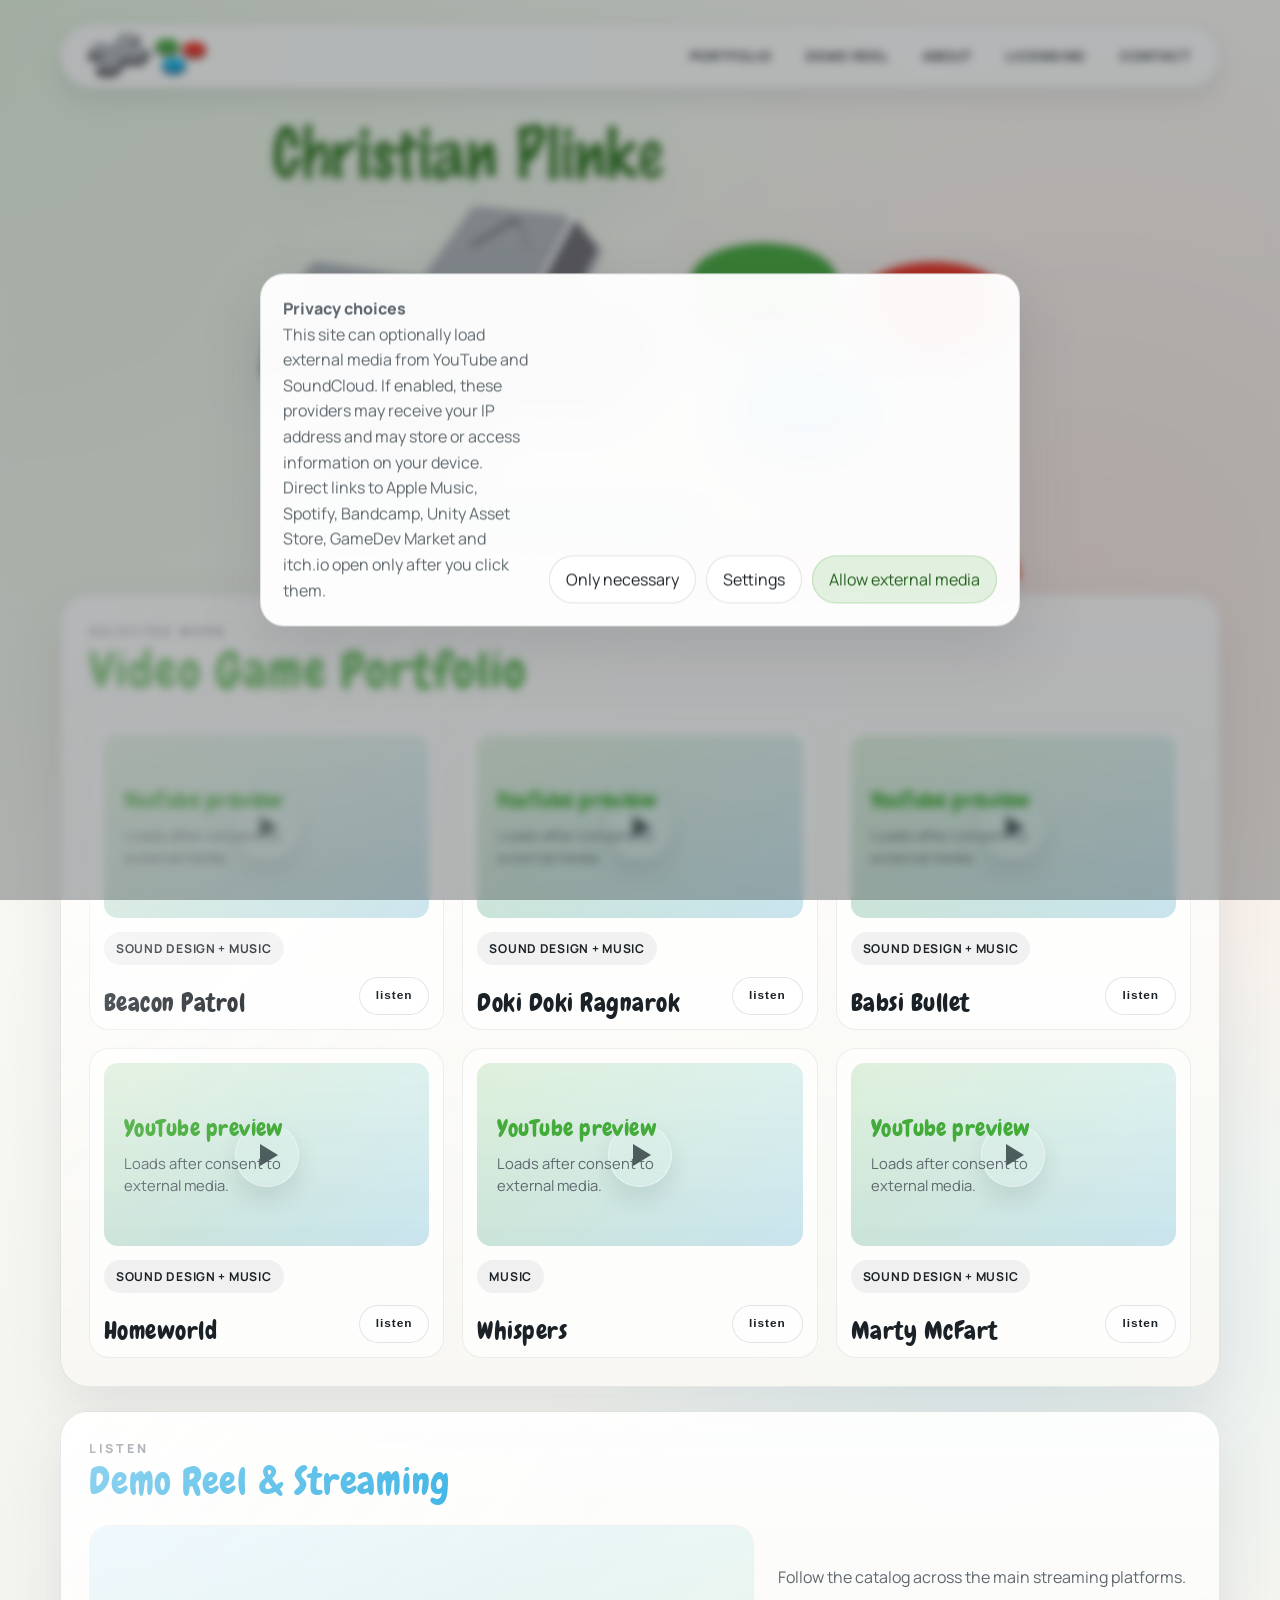
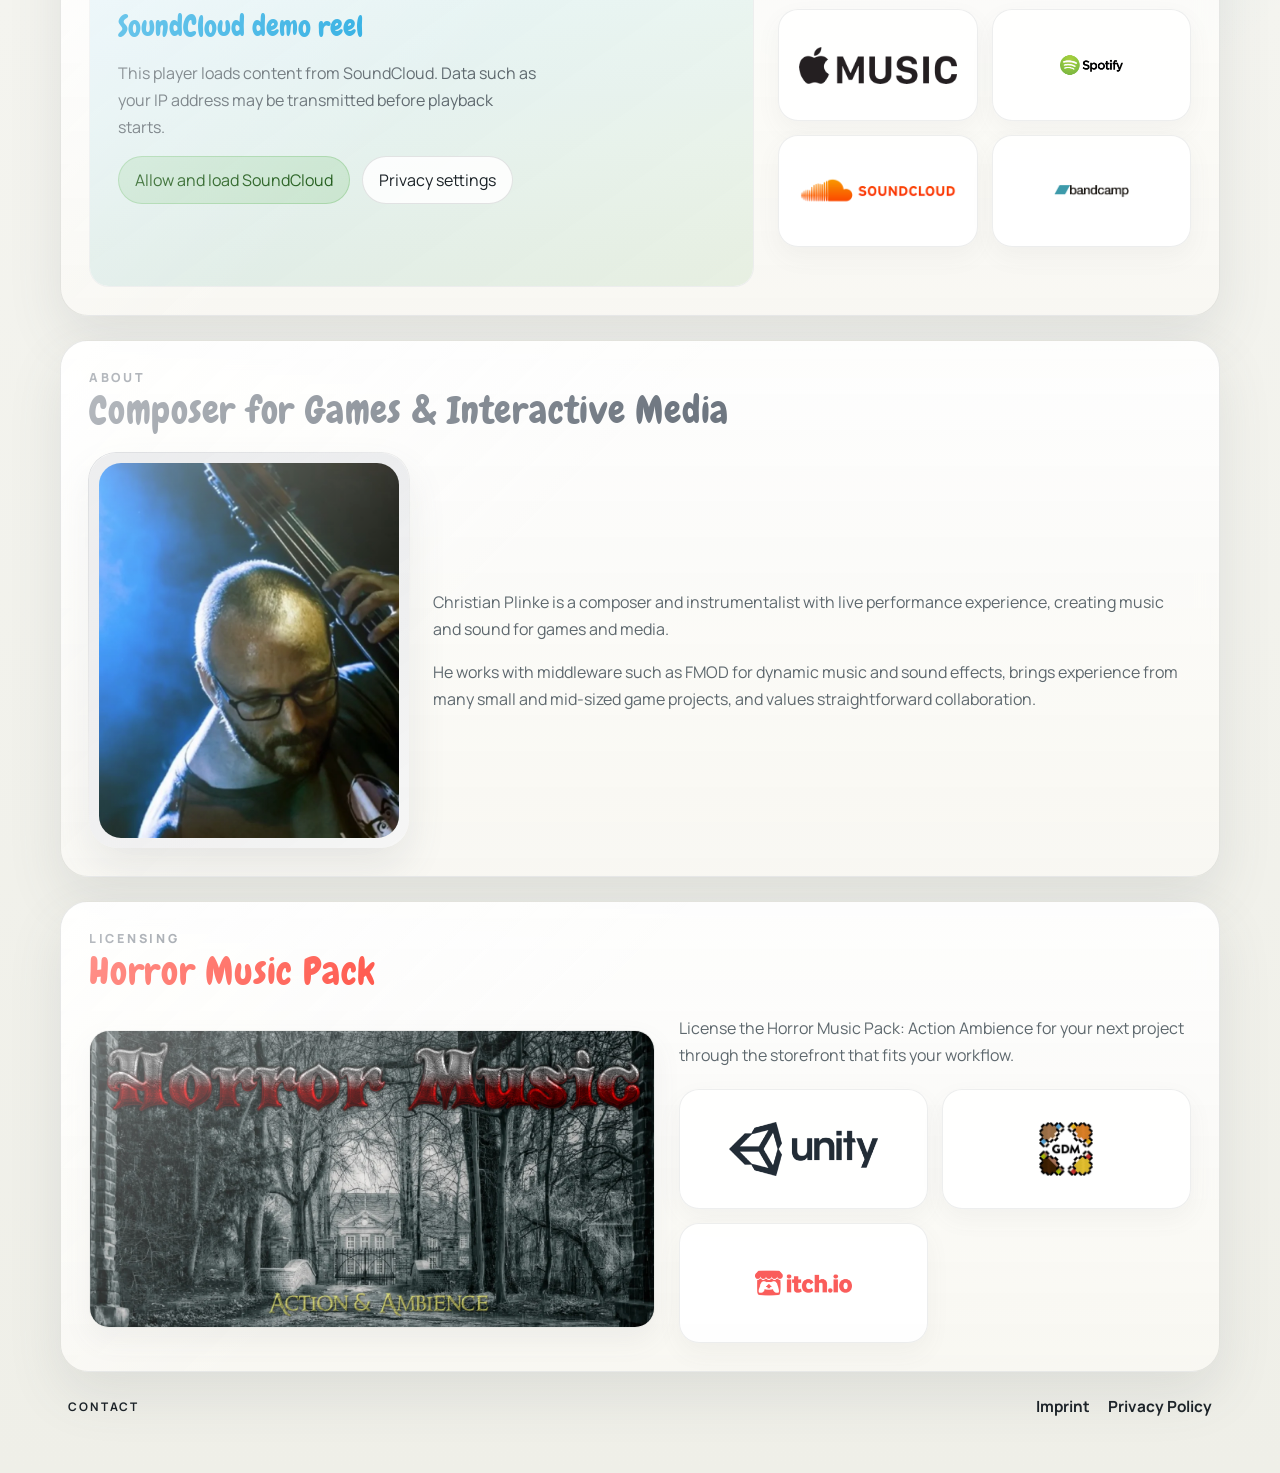
<file: index.html>
<!DOCTYPE html>
<html lang="en">

<head>
    <meta charset="UTF-8" />
    <meta name="viewport" content="width=device-width, initial-scale=1.0" />
    <title>Christian Plinke | Composer &amp; Sound Designer</title>
    <meta name="description"
        content="Portfolio, demo reel, streaming links, and licensing information for Christian Plinke, composer and sound designer for games and media." />
    <link rel="icon" type="image/png" href="img/FaviconLogo.png" />
    <link rel="stylesheet" href="style.css" />
    <script src="consent.js" defer></script>
</head>

<body>
    <div class="page-shell">
        <nav class="site-nav" aria-label="Main navigation" data-site-nav>
            <a class="site-nav-brand" href="#top"><img id="header-logo" src="./img/SVGLogo.svg" alt=""></a>
            <button class="site-nav-toggle" type="button" aria-expanded="false" aria-controls="site-nav-links"
                aria-label="Toggle navigation" data-nav-toggle>
                <span></span>
                <span></span>
                <span></span>
            </button>
            <div class="site-nav-links" id="site-nav-links" data-nav-links>
                <a href="#portfolio">Portfolio</a>
                <a href="#audio">Demo Reel</a>
                <a href="#about">About</a>
                <a href="#licensing">Licensing</a>
                <a href="mailto:christian@christianplinke.com">Contact</a>
            </div>
        </nav>

        <header class="site-header">
            <img id="top" class="site-logo" src="img/400PngdpiLogoCropped.png"
                alt="Christian Plinke, Composer and Sound Designer for Games and Media" />
        </header>

        <main class="content">
            <section id="portfolio" class="panel panel-portfolio" aria-labelledby="portfolio-title">
                <div class="section-heading">
                    <p class="eyebrow">Selected Work</p>
                    <h1 id="portfolio-title">Video Game Portfolio</h1>
                </div>

                <div class="video-grid">
                    <article class="video-card">
                        <a class="video-card-link" href="https://www.youtube.com/watch?v=Qc8HZJcRIR0" target="_blank"
                            rel="noreferrer">
                            <div class="media-preview" data-consent-thumbnail-wrapper>
                                <img data-consent-thumbnail data-src="https://i.ytimg.com/vi/Qc8HZJcRIR0/hqdefault.jpg"
                                    alt="Beacon Patrol video thumbnail" loading="lazy" />
                                <span class="video-preview-badge" aria-hidden="true">
                                    <span class="video-preview-triangle"></span>
                                </span>
                                <span class="media-preview-placeholder">
                                    <strong>YouTube preview</strong>
                                    <span>Loads after consent to external media.</span>
                                </span>
                            </div>
                            <span class="video-role">Sound Design + Music</span>
                        </a>
                        <div class="video-card-footer">
                            <a href="https://beaconpatrol.com/" target="_blank"><h2>Beacon Patrol</h2></a>
                            <button class="portfolio-audio-button" type="button"
                                aria-label="Play audio preview for Beacon Patrol" data-audio-trigger
                                data-audio-title="Beacon Patrol" data-audio-src="music/beacon-music.mp3">
                                listen
                            </button>
                        </div>
                    </article>

                    <article class="video-card">
                        <a class="video-card-link" href="https://www.youtube.com/watch?v=RtC1tQ2wRgI" target="_blank"
                            rel="noreferrer">
                            <div class="media-preview" data-consent-thumbnail-wrapper>
                                <img data-consent-thumbnail data-src="https://i.ytimg.com/vi/RtC1tQ2wRgI/hqdefault.jpg"
                                    alt="Doki Doki Ragnarok video thumbnail" loading="lazy" />
                                <span class="video-preview-badge" aria-hidden="true">
                                    <span class="video-preview-triangle"></span>
                                </span>
                                <span class="media-preview-placeholder">
                                    <strong>YouTube preview</strong>
                                    <span>Loads after consent to external media.</span>
                                </span>
                            </div>
                            <span class="video-role">Sound Design + Music</span>
                        </a>
                        <div class="video-card-footer">
                            <a href="https://dokidokiragnarok.com/" target="_blank" rel="noopener noreferrer"><h2>Doki Doki Ragnarok</h2></a>
                            <button class="portfolio-audio-button" type="button"
                                aria-label="Play audio preview for Doki Doki Ragnarok" data-audio-trigger
                                data-audio-title="Doki Doki Ragnarok"
                                data-audio-src="music/doki-soundtrack-preview.mp3">
                                listen
                            </button>
                        </div>
                    </article>

                    <article class="video-card">
                        <a class="video-card-link" href="https://www.youtube.com/watch?v=MSeIjP5s7lY" target="_blank"
                            rel="noreferrer">
                            <div class="media-preview" data-consent-thumbnail-wrapper>
                                <img data-consent-thumbnail data-src="https://i.ytimg.com/vi/MSeIjP5s7lY/hqdefault.jpg"
                                    alt="Babsi Bullet video thumbnail" loading="lazy" />
                                <span class="video-preview-badge" aria-hidden="true">
                                    <span class="video-preview-triangle"></span>
                                </span>
                                <span class="media-preview-placeholder">
                                    <strong>YouTube preview</strong>
                                    <span>Loads after consent to external media.</span>
                                </span>
                            </div>
                            <span class="video-role">Sound Design + Music</span>
                        </a>
                        <div class="video-card-footer">
                            <a href="https://gamecity-hamburg.de/de/projects/babsi-bullet/" target="_blank" rel="noopener noreferrer"><h2>Babsi Bullet</h2></a>
                            <button class="portfolio-audio-button" type="button"
                                aria-label="Play audio preview for Babsi Bullet" data-audio-trigger
                                data-audio-title="Babsi Bullet" data-audio-src="music/babsi-music.mp3">
                                listen
                            </button>
                        </div>
                    </article>

                    <article class="video-card">
                        <a class="video-card-link" href="https://www.youtube.com/watch?v=vPbTqoWNFvA" target="_blank"
                            rel="noreferrer">
                            <div class="media-preview" data-consent-thumbnail-wrapper>
                                <img data-consent-thumbnail data-src="https://i.ytimg.com/vi/vPbTqoWNFvA/hqdefault.jpg"
                                    alt="Homeworld video thumbnail" loading="lazy" />
                                <span class="video-preview-badge" aria-hidden="true">
                                    <span class="video-preview-triangle"></span>
                                </span>
                                <span class="media-preview-placeholder">
                                    <strong>YouTube preview</strong>
                                    <span>Loads after consent to external media.</span>
                                </span>
                            </div>
                            <span class="video-role">Sound Design + Music</span>
                        </a>
                        <div class="video-card-footer">
                            <a href="https://brutalhack.itch.io/ggj19" target="_blank" rel="noopener noreferrer"><h2>Homeworld</h2></a>
                            <button class="portfolio-audio-button" type="button"
                                aria-label="Play audio preview for Homeworld" data-audio-trigger
                                data-audio-title="Homeworld" data-audio-src="music/homeworld-music.mp3">
                                listen
                            </button>
                        </div>
                    </article>

                    <article class="video-card">
                        <a class="video-card-link" href="https://www.youtube.com/watch?v=9is7dzOLgsQ" target="_blank"
                            rel="noreferrer">
                            <div class="media-preview" data-consent-thumbnail-wrapper>
                                <img data-consent-thumbnail data-src="https://i.ytimg.com/vi/9is7dzOLgsQ/hqdefault.jpg"
                                    alt="Whispers video thumbnail" loading="lazy" />
                                <span class="video-preview-badge" aria-hidden="true">
                                    <span class="video-preview-triangle"></span>
                                </span>
                                <span class="media-preview-placeholder">
                                    <strong>YouTube preview</strong>
                                    <span>Loads after consent to external media.</span>
                                </span>
                            </div>
                            <span class="video-role">Music</span>
                        </a>
                        <div class="video-card-footer">
                            <a href="https://brutalhack.itch.io/ggj20" target="_blank" rel="noopener noreferrer"><h2>Whispers</h2></a>  
                            <button class="portfolio-audio-button" type="button"
                                aria-label="Play audio preview for Whispers" data-audio-trigger
                                data-audio-title="Whispers" data-audio-src="music/whispers-music.mp3">
                                listen
                            </button>
                        </div>
                    </article>

                    <article class="video-card">
                        <a class="video-card-link" href="https://www.youtube.com/watch?v=vlJD8-f_Gtw" target="_blank"
                            rel="noreferrer">
                            <div class="media-preview" data-consent-thumbnail-wrapper>
                                <img data-consent-thumbnail data-src="https://i.ytimg.com/vi/vlJD8-f_Gtw/hqdefault.jpg"
                                    alt="Marty McFart video thumbnail" loading="lazy" />
                                <span class="video-preview-badge" aria-hidden="true">
                                    <span class="video-preview-triangle"></span>
                                </span>
                                <span class="media-preview-placeholder">
                                    <strong>YouTube preview</strong>
                                    <span>Loads after consent to external media.</span>
                                </span>
                            </div>
                            <span class="video-role">Sound Design + Music</span>
                        </a>
                        <div class="video-card-footer">
                            <a href="https://team-marty.itch.io/marty-mcfart" target="_blank" rel="noopener noreferrer"><h2>Marty McFart</h2></a>
                            <button class="portfolio-audio-button" type="button"
                                aria-label="Play audio preview for Marty McFart" data-audio-trigger
                                data-audio-title="Marty McFart" data-audio-src="music/marty-music.mp3">
                                listen
                            </button>
                        </div>
                    </article>
                </div>
                <audio data-portfolio-audio-player preload="none"></audio>
            </section>

            <section id="audio" class="panel panel-audio" aria-labelledby="audio-title">
                <div class="section-heading">
                    <p class="eyebrow">Listen</p>
                    <h2 id="audio-title">Demo Reel &amp; Streaming</h2>
                </div>

                <div class="audio-layout">
                    <div class="player-wrap">
                        <div class="external-embed" data-consent-embed>
                            <div class="external-embed-placeholder">
                                <p class="embed-title">SoundCloud demo reel</p>
                                <p class="embed-copy">
                                    This player loads content from SoundCloud. Data such as your IP address may be
                                    transmitted before playback starts.
                                </p>
                                <div class="embed-actions">
                                    <button class="consent-button consent-button-primary" type="button"
                                        data-consent-inline-enable="externalMedia">
                                        Allow and load SoundCloud
                                    </button>
                                    <button class="consent-button consent-button-secondary" type="button"
                                        data-open-consent>
                                        Privacy settings
                                    </button>
                                </div>
                            </div>
                            <iframe title="SoundCloud demo reel playlist" class="soundcloud-player" scrolling="no"
                                frameborder="no" allow="autoplay" data-consent-iframe
                                data-src="https://w.soundcloud.com/player/?url=https%3A//soundcloud.com/plinke-music/sets/game-music&amp;color=%2324aae1&amp;auto_play=false&amp;hide_related=false&amp;show_comments=false&amp;show_user=true&amp;show_reposts=false&amp;show_teaser=true&amp;visual=true"></iframe>
                        </div>
                    </div>

                    <div class="streaming-block">
                        <p class="section-copy">
                            Follow the catalog across the main streaming platforms.
                        </p>
                        <div class="logo-links">
                            <a class="logo-link"
                                href="https://music.apple.com/de/album/horror-music-action-ambience/1576198901"
                                target="_blank" rel="noreferrer" aria-label="Open Apple Music">
                                <img src="img/music-streaming/apple_music-428.webp" alt="Apple Music" />
                            </a>
                            <a class="logo-link"
                                href="https://open.spotify.com/artist/518PNsq61jrjk72RF4E73x?si=yzvKvoFpQf2XvGxcVJvLEA&amp;dl_branch=1"
                                target="_blank" rel="noreferrer" aria-label="Open Spotify">
                                <img src="img/music-streaming/spotify-488.webp" alt="Spotify" />
                            </a>
                            <a class="logo-link" href="https://soundcloud.com/plinke-music" target="_blank"
                                rel="noreferrer" aria-label="Open SoundCloud">
                                <img src="img/music-streaming/soundcloud.webp" alt="SoundCloud" />
                            </a>
                            <a class="logo-link" href="https://christianplinke.bandcamp.com/" target="_blank"
                                rel="noreferrer" aria-label="Open Bandcamp">
                                <img src="img/music-streaming/bandcamp-logo-636-1.webp" alt="Bandcamp" />
                            </a>
                        </div>
                    </div>
                </div>
            </section>

            <section id="about" class="panel panel-about" aria-labelledby="about-title">
                <div class="section-heading">
                    <p class="eyebrow">About</p>
                    <h2 id="about-title">Composer for Games &amp; Interactive Media</h2>
                </div>

                <div class="about-layout">
                    <div class="profile-frame">
                        <img src="img/profilbild.webp" alt="Portrait of Christian Plinke" />
                    </div>

                    <div class="about-copy">
                        <p>
                            Christian Plinke is a composer and instrumentalist with live
                            performance experience, creating music and sound for games and
                            media.
                        </p>
                        <p>
                            He works with middleware such as FMOD for dynamic music and
                            sound effects, brings experience from many small and mid-sized
                            game projects, and values straightforward collaboration.
                        </p>
                    </div>
                </div>
            </section>

            <section id="licensing" class="panel panel-pack" aria-labelledby="pack-title">
                <div class="section-heading">
                    <p class="eyebrow">Licensing</p>
                    <h2 id="pack-title">Horror Music Pack</h2>
                </div>

                <div class="pack-layout">
                    <div class="pack-art">
                        <img src="img/horror-1200x630-1456.webp"
                            alt="Artwork for the Horror Music Pack Action Ambience" />
                    </div>

                    <div class="pack-copy">
                        <p class="section-copy">
                            License the Horror Music Pack: Action Ambience for your next
                            project through the storefront that fits your workflow.
                        </p>

                        <div class="logo-links shop-links">
                            <a class="logo-link"
                                href="https://assetstore.unity.com/packages/audio/music/horror-music-pack-action-ambience-199250"
                                target="_blank" rel="noreferrer" aria-label="Open Unity Asset Store">
                                <img src="img/shops/unity-566.webp" alt="Unity Asset Store" />
                            </a>
                            <a class="logo-link"
                                href="https://www.gamedevmarket.net/asset/horror-music-pack-action-ambience/"
                                target="_blank" rel="noreferrer" aria-label="Open GameDev Market">
                                <img src="img/shops/gdm-450.webp" alt="GameDev Market" />
                            </a>
                            <a class="logo-link" href="https://otschop.itch.io/horror-music-pack-action-ambience"
                                target="_blank" rel="noreferrer" aria-label="Open itch.io">
                                <img src="img/shops/itch-660.webp" alt="itch.io" />
                            </a>
                        </div>
                    </div>
                </div>
            </section>
        </main>

        <footer id="contact" class="site-footer">
            <p><a href="mailto:info@christian-plinke.de">contact</a></p>
            <div class="footer-actions">
                <a href="impressum.html">Imprint</a>
                <a href="datenschutz.html">Privacy Policy</a>
                
            </div>
        </footer>
    </div>

    <button class="privacy-settings-fab is-hidden" type="button" data-open-consent>
        Privacy settings
    </button>

    <aside class="consent-banner is-hidden" data-consent-banner aria-label="Cookie and privacy preferences">
        <div class="consent-banner-copy">
            <p class="consent-banner-title">Privacy choices</p>
            <p>
                This site can optionally load external media from YouTube and SoundCloud. If enabled, these providers
                may receive your IP address and may store or access information on your device. Direct links to Apple
                Music, Spotify, Bandcamp, Unity Asset Store, GameDev Market and itch.io open only after you click
                them.
            </p>
        </div>
        <div class="consent-banner-actions">
            <button class="consent-button consent-button-secondary" type="button" data-consent-action="reject">
                Only necessary
            </button>
            <button class="consent-button consent-button-secondary" type="button" data-consent-action="open-settings">
                Settings
            </button>
            <button class="consent-button consent-button-primary" type="button" data-consent-action="accept">
                Allow external media
            </button>
        </div>
    </aside>

    <div class="consent-backdrop is-hidden" data-consent-backdrop></div>

    <aside class="consent-panel is-hidden" data-consent-panel role="dialog" aria-modal="true"
        aria-labelledby="consent-panel-title">
        <div class="consent-panel-header">
            <div>
                <p class="consent-panel-eyebrow">Consent</p>
                <h2 id="consent-panel-title">Privacy settings</h2>
            </div>
            <button class="consent-close" type="button" aria-label="Close privacy settings" data-close-consent>
                ×
            </button>
        </div>

        <p class="consent-panel-text">
            Necessary storage is used only to remember your privacy choice in this browser. Optional external media can
            load preview images from YouTube and the SoundCloud player.
        </p>

        <div class="consent-option consent-option-locked">
            <div>
                <p class="consent-option-title">Necessary storage</p>
                <p class="consent-option-text">
                    Saves your consent decision locally so the site can remember it.
                </p>
            </div>
            <span class="consent-badge">Always active</span>
        </div>

        <label class="consent-option" for="consent-external-media">
            <div>
                <p class="consent-option-title">External media</p>
                <p class="consent-option-text">
                    YouTube preview images and SoundCloud embeds. Enabling this may transfer data to Google/YouTube and
                    SoundCloud before you actively play or open the content.
                </p>
            </div>
            <input id="consent-external-media" type="checkbox" data-consent-toggle="externalMedia" />
        </label>

        <div class="consent-panel-actions">
            <button class="consent-button consent-button-secondary" type="button" data-consent-action="reject">
                Only necessary
            </button>
            <button class="consent-button consent-button-primary" type="button" data-consent-action="save">
                Save selection
            </button>
        </div>
    </aside>

    <script>
        (() => {
            const nav = document.querySelector("[data-site-nav]");
            const toggle = document.querySelector("[data-nav-toggle]");
            const linksWrap = document.querySelector("[data-nav-links]");

            if (!nav || !toggle || !linksWrap) {
                return;
            }

            const closeMenu = () => {
                nav.classList.remove("is-open");
                toggle.setAttribute("aria-expanded", "false");
            };

            toggle.addEventListener("click", () => {
                const isOpen = nav.classList.toggle("is-open");
                toggle.setAttribute("aria-expanded", String(isOpen));
            });

            linksWrap.querySelectorAll("a").forEach((link) => {
                link.addEventListener("click", closeMenu);
            });

            window.addEventListener("resize", () => {
                if (window.innerWidth > 820) {
                    closeMenu();
                }
            });

            window.addEventListener("keydown", (event) => {
                if (event.key === "Escape") {
                    closeMenu();
                }
            });
        })();
    </script>
</body>

</html>
</file>
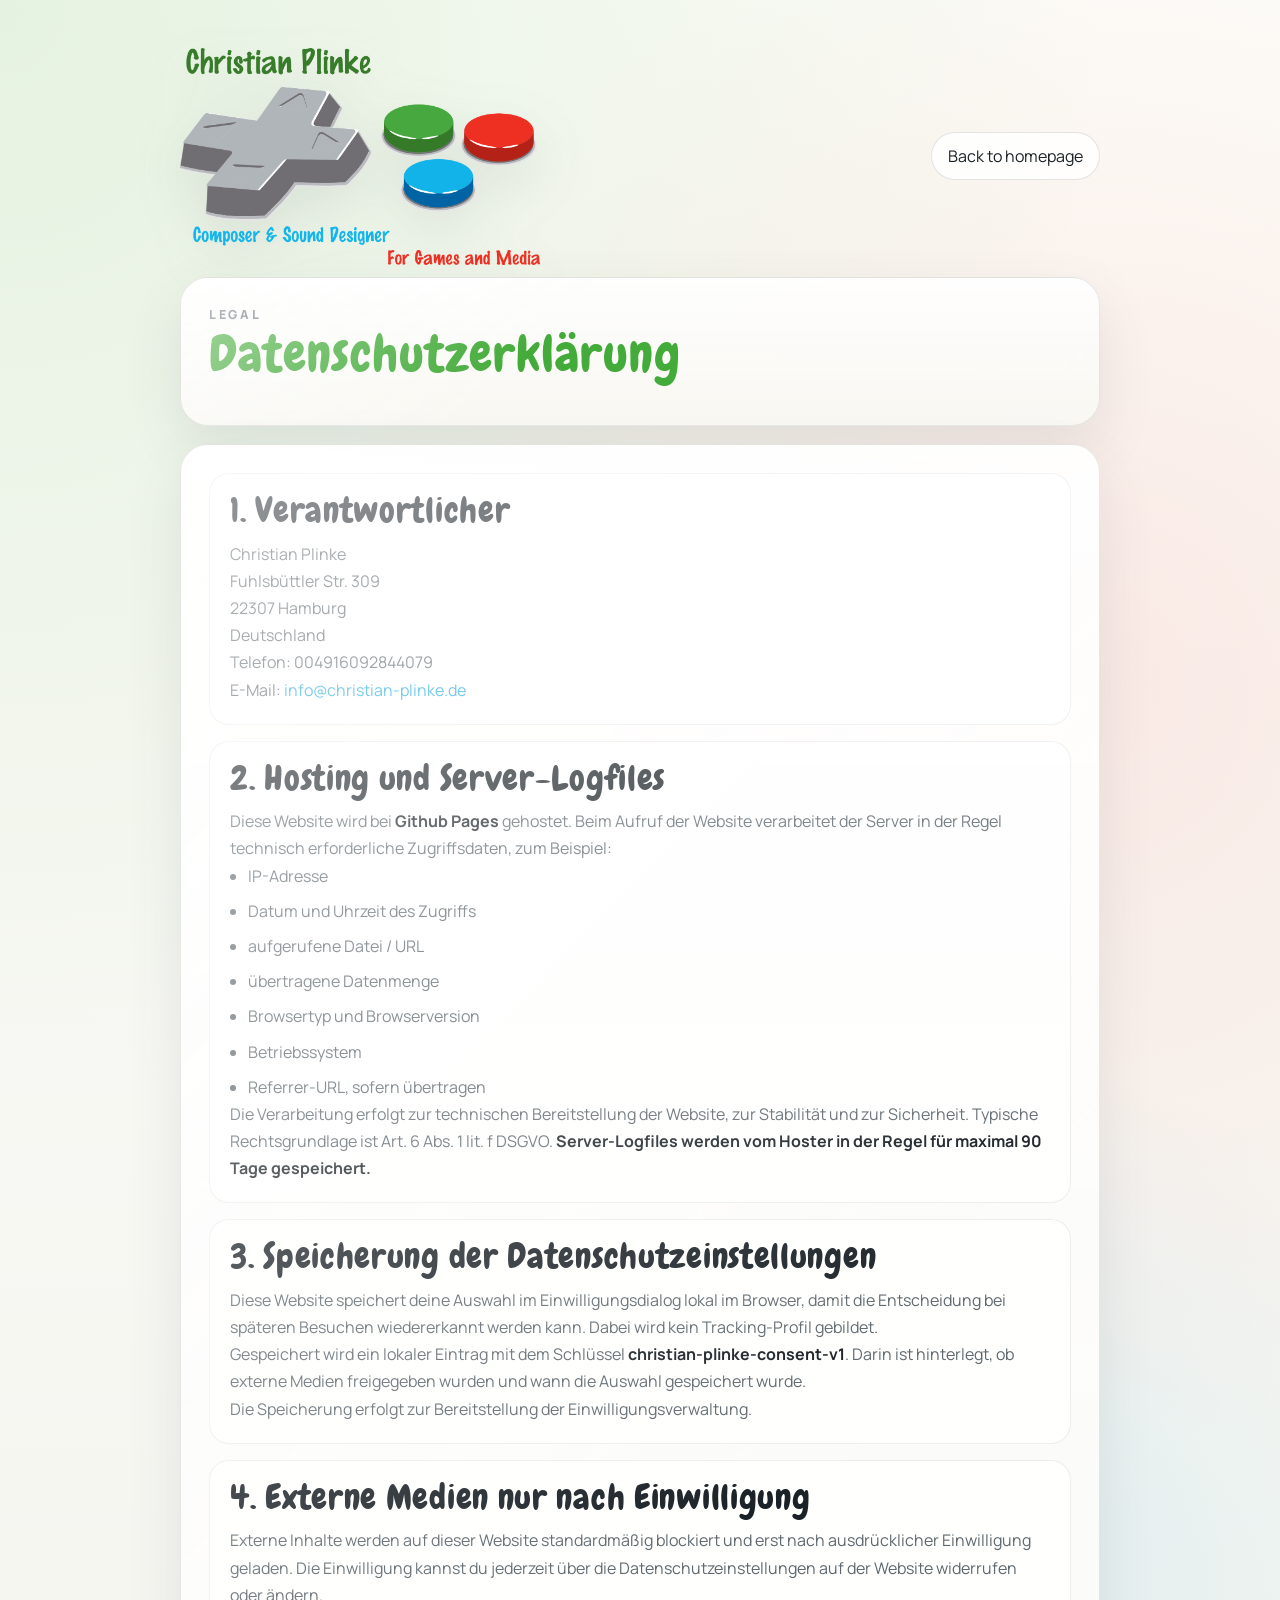
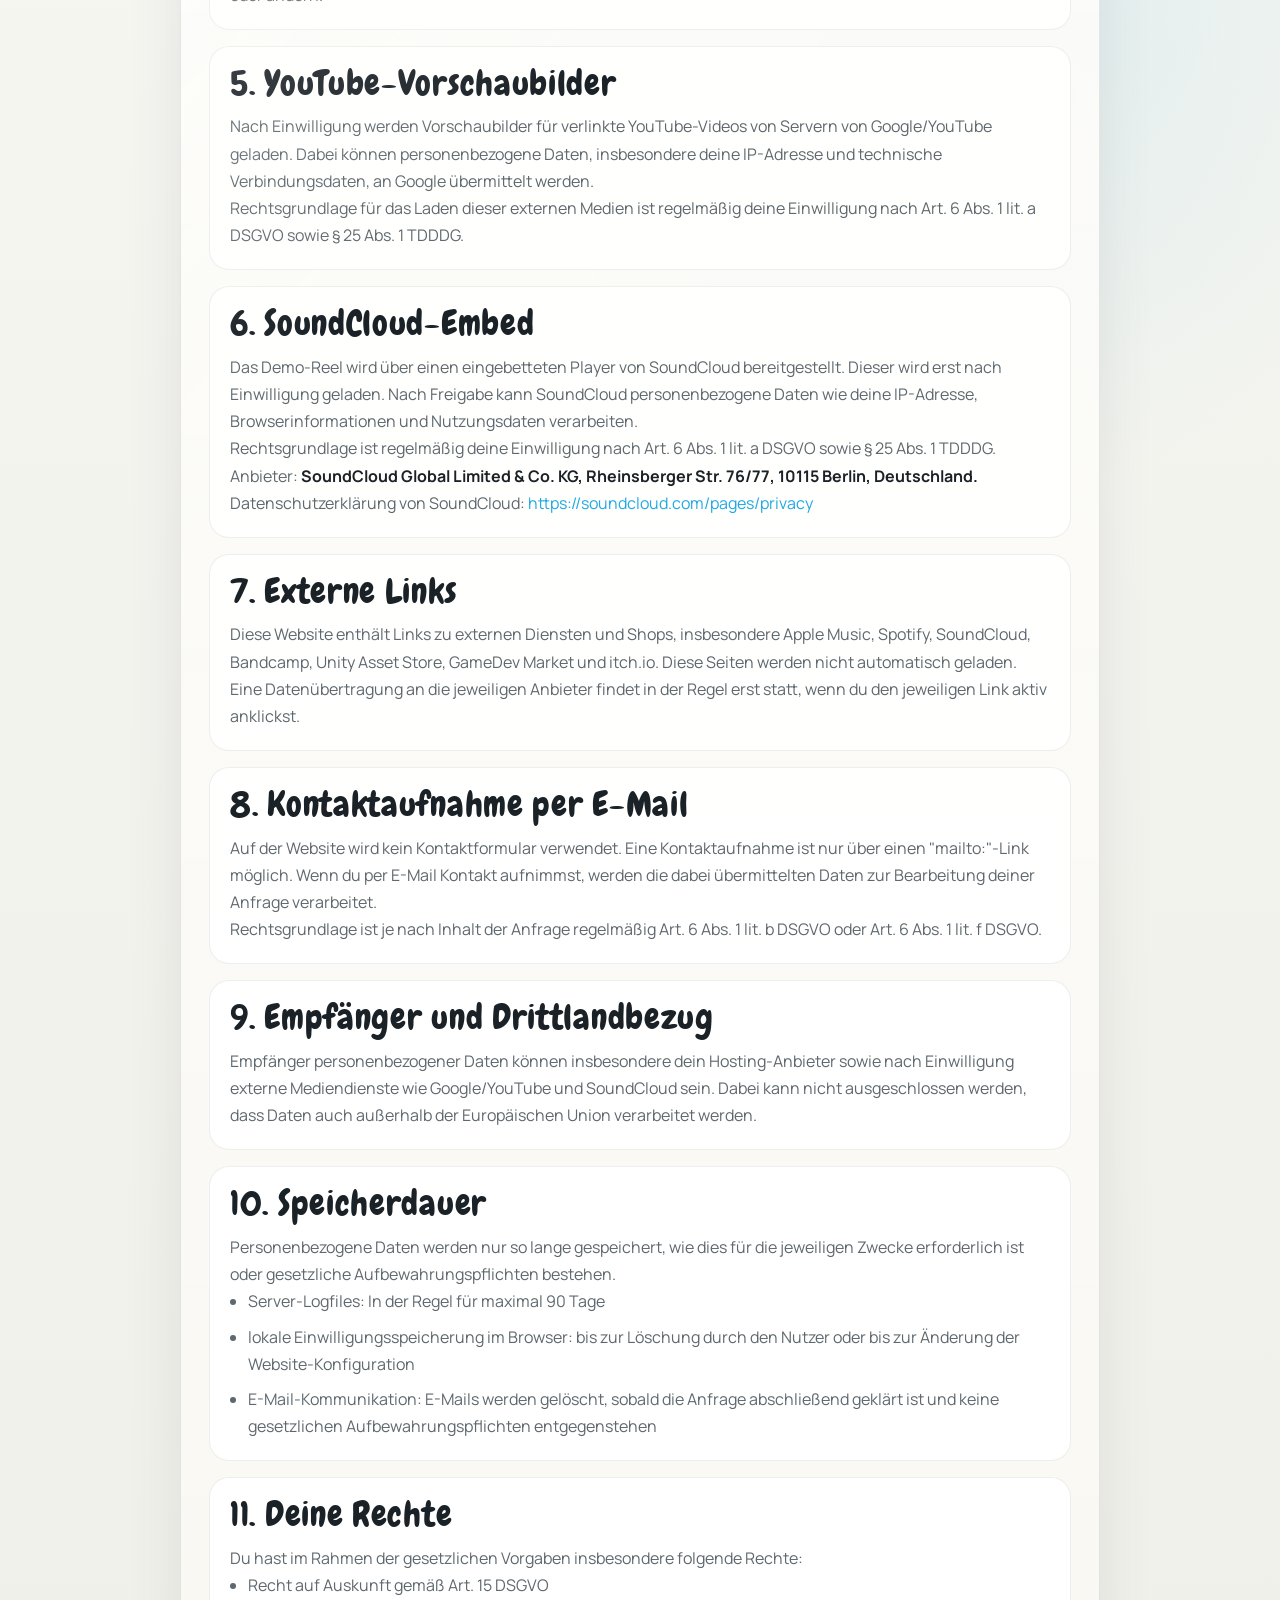
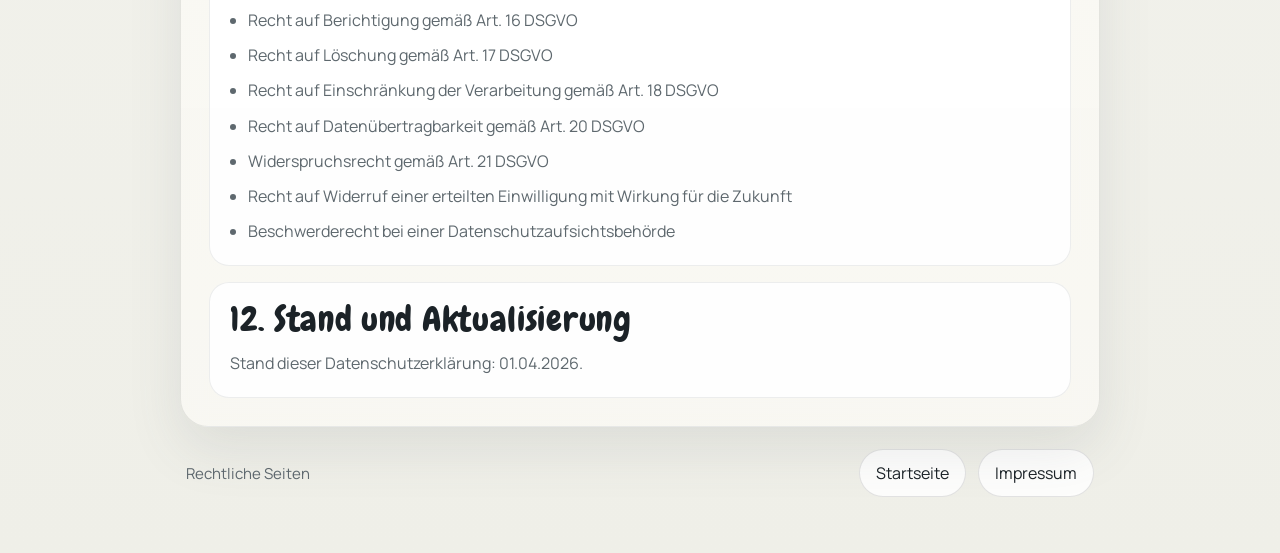
<file: datenschutz.html>
<!DOCTYPE html>
<html lang="de">

<head>
    <meta charset="UTF-8" />
    <meta name="viewport" content="width=device-width, initial-scale=1.0" />
    <title>Datenschutz | Christian Plinke</title>
    <meta name="description" content="Datenschutzerklärung für die Website von Christian Plinke." />
    <link rel="icon" type="image/png" href="img/FaviconLogo.png" />
    <link rel="stylesheet" href="datenschutz.css" />
</head>

<body>
    <div class="page-shell">
        <header class="site-header">
            <img class="site-logo" src="img/400PngdpiLogoCropped.png"
                alt="Christian Plinke, Composer and Sound Designer for Games and Media" />
            <a class="legal-back-link" href="index.html">Back to homepage</a>
        </header>

        <main class="content">
            <section class="panel" aria-labelledby="privacy-title">
                <div class="section-heading">
                    <p class="eyebrow">Legal</p>
                    <h1 id="privacy-title">Datenschutzerklärung</h1>
                </div>
            </section>

            <section class="panel legal-grid" aria-label="Datenschutz Angaben">
                <article class="legal-card">
                    <h2>1. Verantwortlicher</h2>
                    <p class="legal-note">
                        Christian Plinke<br />
                        Fuhlsbüttler Str. 309<br />
                        22307 Hamburg<br />
                        Deutschland
                    </p>
                    <p class="legal-note">
                        Telefon: 004916092844079<br />
                        E-Mail: <a class="legal-inline-link" href="mailto:info@christian-plinke.de">info@christian-plinke.de</a>
                    </p>
                </article>

                <article class="legal-card">
                    <h2>2. Hosting und Server-Logfiles</h2>
                    <p class="legal-note">
                        Diese Website wird bei <span class="legal-highlight">Github Pages</span>
                        gehostet. Beim Aufruf der Website verarbeitet der Server in der Regel technisch erforderliche
                        Zugriffsdaten, zum Beispiel:
                    </p>
                    <ul class="legal-list">
                        <li>IP-Adresse</li>
                        <li>Datum und Uhrzeit des Zugriffs</li>
                        <li>aufgerufene Datei / URL</li>
                        <li>übertragene Datenmenge</li>
                        <li>Browsertyp und Browserversion</li>
                        <li>Betriebssystem</li>
                        <li>Referrer-URL, sofern übertragen</li>
                    </ul>
                    <p class="legal-note">
                        Die Verarbeitung erfolgt zur technischen Bereitstellung der Website, zur Stabilität und zur
                        Sicherheit. Typische Rechtsgrundlage ist Art. 6 Abs. 1 lit. f DSGVO. <span class="legal-highlight">Server-Logfiles
                            werden vom Hoster in der Regel für maximal 90 Tage gespeichert.</span>
                    </p>
                </article>

                <article class="legal-card">
                    <h2>3. Speicherung der Datenschutzeinstellungen</h2>
                    <p class="legal-note">
                        Diese Website speichert deine Auswahl im Einwilligungsdialog lokal im Browser, damit die
                        Entscheidung bei späteren Besuchen wiedererkannt werden kann. Dabei wird kein Tracking-Profil
                        gebildet.
                    </p>
                    <p class="legal-note">
                        Gespeichert wird ein lokaler Eintrag mit dem Schlüssel
                        <span class="legal-highlight">christian-plinke-consent-v1</span>. Darin ist hinterlegt, ob
                        externe Medien freigegeben wurden und wann die Auswahl gespeichert wurde.
                    </p>
                    <p class="legal-note">
                        Die Speicherung erfolgt zur Bereitstellung der Einwilligungsverwaltung.
                    </p>
                </article>

                <article class="legal-card">
                    <h2>4. Externe Medien nur nach Einwilligung</h2>
                    <p class="legal-note">
                        Externe Inhalte werden auf dieser Website standardmäßig blockiert und erst nach ausdrücklicher
                        Einwilligung geladen. Die Einwilligung kannst du jederzeit über die
                        Datenschutzeinstellungen auf der Website widerrufen oder ändern.
                    </p>
                </article>

                <article class="legal-card">
                    <h2>5. YouTube-Vorschaubilder</h2>
                    <p class="legal-note">
                        Nach Einwilligung werden Vorschaubilder für verlinkte YouTube-Videos von Servern von
                        Google/YouTube geladen. Dabei können personenbezogene Daten, insbesondere deine IP-Adresse und
                        technische Verbindungsdaten, an Google übermittelt werden.
                    </p>
                    <p class="legal-note">
                        Rechtsgrundlage für das Laden dieser externen Medien ist regelmäßig deine Einwilligung nach Art.
                        6 Abs. 1 lit. a DSGVO sowie § 25 Abs. 1 TDDDG.
                    </p>
                </article>

                <article class="legal-card">
                    <h2>6. SoundCloud-Embed</h2>
                    <p class="legal-note">
                        Das Demo-Reel wird über einen eingebetteten Player von SoundCloud bereitgestellt. Dieser wird
                        erst nach Einwilligung geladen. Nach Freigabe kann SoundCloud personenbezogene Daten wie deine
                        IP-Adresse, Browserinformationen und Nutzungsdaten verarbeiten.
                    </p>
                    <p class="legal-note">
                        Rechtsgrundlage ist regelmäßig deine Einwilligung nach Art. 6 Abs. 1 lit. a DSGVO sowie § 25
                        Abs. 1 TDDDG.
                    </p>
                    <p class="legal-note">
                        Anbieter: <span class="legal-highlight">SoundCloud Global Limited &amp; Co. KG, Rheinsberger
                            Str. 76/77, 10115 Berlin, Deutschland.</span>
                        Datenschutzerklärung von SoundCloud:
                        <a class="legal-inline-link" href="https://soundcloud.com/pages/privacy" target="_blank"
                            rel="noopener noreferrer">https://soundcloud.com/pages/privacy</a>
                    </p>
                </article>

                <article class="legal-card">
                    <h2>7. Externe Links</h2>
                    <p class="legal-note">
                        Diese Website enthält Links zu externen Diensten und Shops, insbesondere Apple Music, Spotify,
                        SoundCloud, Bandcamp, Unity Asset Store, GameDev Market und itch.io. Diese Seiten werden nicht
                        automatisch geladen. Eine Datenübertragung an die jeweiligen Anbieter findet in der Regel erst
                        statt, wenn du den jeweiligen Link aktiv anklickst.
                    </p>
                </article>

                <article class="legal-card">
                    <h2>8. Kontaktaufnahme per E-Mail</h2>
                    <p class="legal-note">
                        Auf der Website wird kein Kontaktformular verwendet. Eine Kontaktaufnahme ist nur über einen
                        "mailto:"-Link möglich. Wenn du per E-Mail Kontakt aufnimmst, werden die dabei übermittelten
                        Daten zur Bearbeitung deiner Anfrage verarbeitet.
                    </p>
                    <p class="legal-note">
                        Rechtsgrundlage ist je nach Inhalt der Anfrage regelmäßig Art. 6 Abs. 1 lit. b DSGVO oder Art.
                        6 Abs. 1 lit. f DSGVO.
                    </p>
                </article>

                <article class="legal-card">
                    <h2>9. Empfänger und Drittlandbezug</h2>
                    <p class="legal-note">
                        Empfänger personenbezogener Daten können insbesondere dein Hosting-Anbieter sowie nach
                        Einwilligung externe Mediendienste wie Google/YouTube und SoundCloud sein. Dabei kann nicht
                        ausgeschlossen werden, dass Daten auch außerhalb der Europäischen Union verarbeitet werden.
                    </p>
                </article>

                <article class="legal-card">
                    <h2>10. Speicherdauer</h2>
                    <p class="legal-note">
                        Personenbezogene Daten werden nur so lange gespeichert, wie dies für die jeweiligen Zwecke
                        erforderlich ist oder gesetzliche Aufbewahrungspflichten bestehen.
                    </p>
                    <ul class="legal-list">
                        <li>Server-Logfiles: In der Regel für maximal 90 Tage</li>
                        <li>lokale Einwilligungsspeicherung im Browser: bis zur Löschung durch den Nutzer oder bis zur
                            Änderung der Website-Konfiguration</li>
                        <li>E-Mail-Kommunikation: E-Mails werden gelöscht, sobald die Anfrage abschließend geklärt ist
                            und keine gesetzlichen Aufbewahrungspflichten entgegenstehen</li>
                    </ul>
                </article>

                <article class="legal-card">
                    <h2>11. Deine Rechte</h2>
                    <p class="legal-note">
                        Du hast im Rahmen der gesetzlichen Vorgaben insbesondere folgende Rechte:
                    </p>
                    <ul class="legal-list">
                        <li>Recht auf Auskunft gemäß Art. 15 DSGVO</li>
                        <li>Recht auf Berichtigung gemäß Art. 16 DSGVO</li>
                        <li>Recht auf Löschung gemäß Art. 17 DSGVO</li>
                        <li>Recht auf Einschränkung der Verarbeitung gemäß Art. 18 DSGVO</li>
                        <li>Recht auf Datenübertragbarkeit gemäß Art. 20 DSGVO</li>
                        <li>Widerspruchsrecht gemäß Art. 21 DSGVO</li>
                        <li>Recht auf Widerruf einer erteilten Einwilligung mit Wirkung für die Zukunft</li>
                        <li>Beschwerderecht bei einer Datenschutzaufsichtsbehörde</li>
                    </ul>
                </article>

                <article class="legal-card">
                    <h2>12. Stand und Aktualisierung</h2>
                    <p class="legal-note">
                        Stand dieser Datenschutzerklärung: 01.04.2026.
                    </p>
                </article>
            </section>
        </main>

        <footer class="legal-footer">
            <p>Rechtliche Seiten</p>
            <nav class="legal-nav" aria-label="Rechtliche Navigation">
                <a href="index.html">Startseite</a>
                <a href="impressum.html">Impressum</a>
            </nav>
        </footer>
    </div>
</body>

</html>
</file>
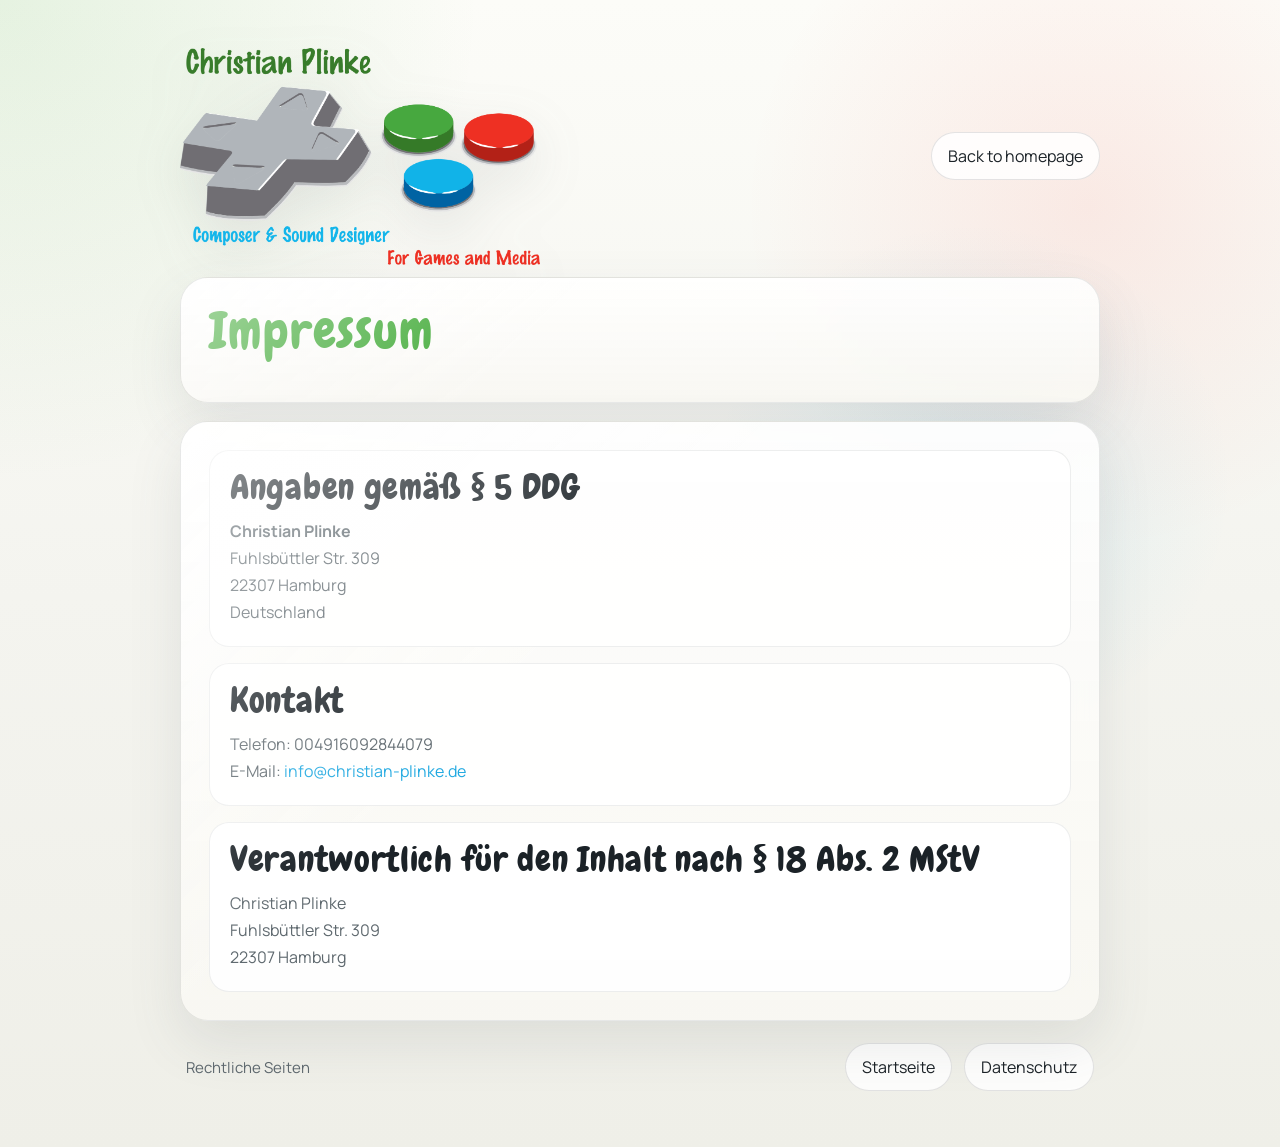
<file: impressum.html>
<!DOCTYPE html>
<html lang="de">

<head>
    <meta charset="UTF-8" />
    <meta name="viewport" content="width=device-width, initial-scale=1.0" />
    <title>Impressum | Christian Plinke</title>
    <meta name="description" content="Impressum für die Website von Christian Plinke." />
    <link rel="icon" type="image/png" href="img/FaviconLogo.png" />
    <link rel="stylesheet" href="impressum.css" />
</head>

<body>
    <div class="page-shell">
        <header class="site-header">
            <img class="site-logo" src="img/400PngdpiLogoCropped.png"
                alt="Christian Plinke, Composer and Sound Designer for Games and Media" />
            <a class="legal-back-link" href="index.html">Back to homepage</a>
        </header>

        <main class="content">
            <section class="panel" aria-labelledby="imprint-title">
                <div class="section-heading">
                    
                    <h1 id="imprint-title">Impressum</h1>
                </div>

            </section>

            <section class="panel legal-grid" aria-label="Impressum Angaben">
                <article class="legal-card">
                    <h2>Angaben gemäß § 5 DDG</h2>
                    <address class="legal-address">
                        <strong>Christian Plinke</strong><br />
                        Fuhlsbüttler Str. 309<br />
                        22307 Hamburg<br />
                        Deutschland
                    </address>
                </article>

                <article class="legal-card">
                    <h2>Kontakt</h2>
                    <p class="legal-note">
                        Telefon: 004916092844079<br />
                        E-Mail: <a class="legal-inline-link" href="mailto:info@christian-plinke.de">info@christian-plinke.de</a>
                    </p>
                </article>

                <article class="legal-card">
                    <h2>Verantwortlich für den Inhalt nach § 18 Abs. 2 MStV</h2>
                    <p class="legal-note">
                        Christian Plinke<br />
                        Fuhlsbüttler Str. 309<br />
                        22307 Hamburg<br />
                    </p>
                </article>

            </section>
        </main>

        <footer class="legal-footer">
            <p>Rechtliche Seiten</p>
            <nav class="legal-nav" aria-label="Rechtliche Navigation">
                <a href="index.html">Startseite</a>
                <a href="datenschutz.html">Datenschutz</a>
            </nav>
        </footer>
    </div>
</body>

</html>
</file>
<file: style.css>
@font-face {
    font-family: "Chewy";
    src: url("fonts/Chewy-400.ttf") format("truetype");
    font-style: normal;
    font-weight: 400;
    font-display: swap;
}

@font-face {
    font-family: "Manrope";
    src: url("fonts/Manrope-400.ttf") format("truetype");
    font-style: normal;
    font-weight: 400;
    font-display: swap;
}

@font-face {
    font-family: "Manrope";
    src: url("fonts/Manrope-500.ttf") format("truetype");
    font-style: normal;
    font-weight: 500;
    font-display: swap;
}

@font-face {
    font-family: "Manrope";
    src: url("fonts/Manrope-600.ttf") format("truetype");
    font-style: normal;
    font-weight: 600;
    font-display: swap;
}

@font-face {
    font-family: "Manrope";
    src: url("fonts/Manrope-700.ttf") format("truetype");
    font-style: normal;
    font-weight: 700;
    font-display: swap;
}

@font-face {
    font-family: "Manrope";
    src: url("fonts/Manrope-800.ttf") format("truetype");
    font-style: normal;
    font-weight: 800;
    font-display: swap;
}

:root {
    --bg: #f7f7f3;
    --bg-soft: rgba(255, 255, 255, 0.9);
    --panel: rgba(255, 255, 255, 0.9);
    --panel-strong: rgba(248, 247, 242, 0.96);
    --surface: rgba(255, 255, 255, 0.72);
    --surface-strong: rgba(255, 255, 255, 0.92);
    --border: rgba(34, 39, 44, 0.1);
    --text: #1b2227;
    --muted: #5e686e;
    --green: #43ab39;
    --blue: #21a9e1;
    --red: #ff2c1d;
    --gray: #6f7781;
    --shadow: 0 22px 54px rgba(85, 90, 96, 0.12);
    --radius-lg: 28px;
    --radius-md: 20px;
    --radius-sm: 14px;
    --max-width: 1160px;
}

*,
*::before,
*::after {
    box-sizing: border-box;
}

html {
    scroll-behavior: smooth;
}

body {
    margin: 0;
    min-height: 100vh;
    font-family: "Manrope", sans-serif;
    color: var(--text);
    background:
        radial-gradient(circle at top left, rgba(67, 171, 57, 0.12), transparent 28%),
        radial-gradient(circle at 85% 18%, rgba(255, 44, 29, 0.08), transparent 24%),
        radial-gradient(circle at 76% 42%, rgba(33, 169, 225, 0.1), transparent 22%),
        linear-gradient(180deg, #fcfcf8 0%, #f4f4ef 52%, #efefe8 100%);
}

img {
    display: block;
    max-width: 100%;
}

a {
    color: inherit;
    text-decoration: none;
}

.page-shell {
    width: min(calc(100% - 32px), var(--max-width));
    margin: 0 auto;
    padding: 24px 0 56px;
}
 #header-logo {
    width: 120px;
    height: auto;}
.site-nav {
    position: sticky;
    top: 10px;
    z-index: 35;
    display: flex;
    align-items: center;
    justify-content: space-between;
    gap: 16px;
    margin-bottom: 12px;
    padding: 10px 14px;
    border: 1px solid rgba(34, 39, 44, 0.12);
    border-radius: 999px;
    background: rgba(255, 255, 255, 0.92);
    box-shadow: 0 12px 24px rgba(85, 90, 96, 0.12);
    backdrop-filter: blur(3px);
}

.site-nav-brand {
    display: inline-flex;
    align-items: center;
    justify-content: center;
    min-width: 42px;
    height: 42px;
    border-radius: 999px;
    color: #2b7823;
    font-family: "Chewy", cursive;
    font-size: 1.32rem;
    line-height: 1;
    padding: 0 12px;
}

.site-nav-links {
    display: flex;
    align-items: center;
    justify-content: flex-end;
    gap: 6px;
}

.site-nav-links a {
    padding: 10px 14px;
    border-radius: 999px;
    color: var(--text);
    font-size: 0.82rem;
    font-weight: 700;
    letter-spacing: 0.08em;
    text-transform: uppercase;
    transition:
        background-color 180ms ease,
        color 180ms ease;
}

.site-nav-links a:hover,
.site-nav-links a:focus-visible {
    background: rgba(33, 169, 225, 0.12);
    color: #116a8e;
}

.site-nav-toggle {
    display: none;
    align-items: center;
    justify-content: center;
    width: 42px;
    height: 42px;
    padding: 0;
    border: 1px solid rgba(34, 39, 44, 0.12);
    border-radius: 999px;
    background: rgba(255, 255, 255, 0.94);
    color: inherit;
    cursor: pointer;
}

.site-nav-toggle span {
    display: block;
    width: 18px;
    height: 2px;
    margin: 2px 0;
    border-radius: 999px;
    background: var(--text);
}

.panel,
.site-footer {
    scroll-margin-top: 80px;
}

.site-header {
    display: flex;
    justify-content: center;
    padding: 24px 0 12px;
}

.site-logo {
    width: min(100%, 760px);
    height: auto;
    filter: drop-shadow(0 18px 26px rgba(89, 95, 102, 0.12));
}

.content {
    display: grid;
    gap: 24px;
}

.panel {
    position: relative;
    overflow: hidden;
    padding: 28px;
    background: linear-gradient(180deg, var(--panel) 0%, var(--panel-strong) 100%);
    border: 1px solid var(--border);
    border-radius: var(--radius-lg);
    box-shadow: var(--shadow);
    backdrop-filter: blur(12px);
}

.panel::after {
    content: "";
    position: absolute;
    inset: 0;
    pointer-events: none;
    background: linear-gradient(135deg, rgba(255, 255, 255, 0.55), transparent 40%);
}

.section-heading {
    display: grid;
    gap: 6px;
    margin-bottom: 24px;
}

.eyebrow {
    margin: 0;
    font-size: 0.78rem;
    font-weight: 800;
    letter-spacing: 0.22em;
    text-transform: uppercase;
    color: var(--gray);
}

h1,
h2 {
    margin: 0;
    font-family: "Chewy", cursive;
    font-weight: 400;
    letter-spacing: 0.02em;
    line-height: 0.98;
}

h1 {
    font-size: clamp(2.2rem, 4vw, 3.8rem);
    color: var(--green);
}

h2 {
    font-size: clamp(1.8rem, 3vw, 3rem);
}

.panel-audio h2 {
    color: var(--blue);
}

.panel-about h2 {
    color: var(--gray);
}

.panel-pack h2 {
    color: var(--red);
}

.section-copy,
.about-copy p {
    margin: 0;
    color: var(--muted);
    font-size: 1rem;
    line-height: 1.7;
}

.video-grid {
    display: grid;
    grid-template-columns: repeat(3, minmax(0, 1fr));
    gap: 18px;
}

.video-card {
    display: grid;
    gap: 12px;
    padding: 14px;
    border: 1px solid rgba(34, 39, 44, 0.08);
    border-radius: var(--radius-md);
    background: var(--surface);
    transition:
        transform 180ms ease,
        border-color 180ms ease,
        background-color 180ms ease,
        box-shadow 180ms ease;
}

.video-card:hover,
.video-card:focus-within {
    transform: translateY(-4px);
    border-color: rgba(67, 171, 57, 0.35);
    background: rgba(67, 171, 57, 0.08);
    box-shadow: 0 14px 28px rgba(91, 97, 103, 0.12);
}

.video-card-link {
    display: grid;
    gap: 14px;
    color: inherit;
}

.video-card-footer {
    display: flex;
    align-items: flex-end;
    justify-content: space-between;
    gap: 12px;
}

.video-card-footer a {
    position: relative;
    color: inherit;
    text-decoration: none;
}

.video-card-footer a::after {
    content: "";
    position: absolute;
    left: 0;
    bottom: -3px;
    width: 0;
    height: 2px;
    border-radius: 999px;
    background: rgba(33, 169, 225, 0.8);
    transition: width 180ms ease;
}

.video-card-footer a:hover::after,
.video-card-footer a:focus-visible::after {
    width: 100%;
}

.video-card-footer a h2 {
    transition: color 180ms ease;
}

.video-card-footer a:hover h2,
.video-card-footer a:focus-visible h2 {
    color: #148cb9;
}

.video-card img {
    aspect-ratio: 16 / 9;
    width: 100%;
    object-fit: cover;
    border-radius: var(--radius-sm);
}

.media-preview {
    position: relative;
    aspect-ratio: 16 / 9;
    overflow: hidden;
    border-radius: var(--radius-sm);
    background:
        linear-gradient(145deg, rgba(67, 171, 57, 0.12), rgba(33, 169, 225, 0.12)),
        linear-gradient(180deg, rgba(255, 255, 255, 0.92), rgba(240, 242, 241, 0.94));
}

.media-preview img {
    display: none;
}

.media-preview.is-loaded img {
    display: block;
    width: 100%;
    height: 100%;
}

.video-preview-badge {
    position: absolute;
    top: 50%;
    left: 50%;
    display: flex;
    align-items: center;
    justify-content: center;
    width: 64px;
    height: 64px;
    border: 1px solid rgba(255, 255, 255, 0.72);
    border-radius: 999px;
    background: rgba(255, 255, 255, 0.18);
    box-shadow: 0 12px 24px rgba(27, 34, 39, 0.12);
    backdrop-filter: blur(6px);
    transform: translate(-50%, -50%);
}

.video-preview-triangle {
    width: 0;
    height: 0;
    margin-left: 4px;
    border-top: 11px solid transparent;
    border-bottom: 11px solid transparent;
    border-left: 18px solid rgba(27, 34, 39, 0.84);
}

.media-preview-placeholder {
    position: absolute;
    inset: 0;
    display: grid;
    align-content: center;
    gap: 8px;
    padding: 20px;
    text-align: left;
    color: var(--text);
    background:
        linear-gradient(180deg, rgba(255, 255, 255, 0.18), rgba(255, 255, 255, 0)),
        linear-gradient(140deg, rgba(67, 171, 57, 0.1), rgba(33, 169, 225, 0.08));
}

.media-preview-placeholder strong {
    font-family: "Chewy", cursive;
    font-size: 1.45rem;
    font-weight: 400;
    letter-spacing: 0.02em;
    color: var(--green);
}

.media-preview-placeholder span {
    max-width: 18ch;
    color: var(--muted);
    font-size: 0.92rem;
    line-height: 1.5;
}

.media-preview.is-loaded .media-preview-placeholder {
    display: none;
}

.video-role {
    justify-self: start;
    padding: 8px 12px;
    border-radius: 999px;
    background: rgba(27, 34, 39, 0.06);
    color: var(--text);
    font-size: 0.76rem;
    font-weight: 700;
    letter-spacing: 0.06em;
    text-transform: uppercase;
}

.video-card h2 {
    font-size: 1.55rem;
    color: var(--text);
}

.portfolio-audio-button {
    flex: 0 0 auto;
    display: inline-flex;
    align-items: center;
    justify-content: center;
    min-height: 38px;
    padding: 0 16px;
    border: 1px solid rgba(27, 34, 39, 0.12);
    border-radius: 999px;
    background: rgba(255, 255, 255, 0.82);
    color: var(--text);
    font-size: 0.74rem;
    font-weight: 800;
    letter-spacing: 0.08em;
    line-height: 1;
    cursor: pointer;
    transition:
        transform 180ms ease,
        background-color 180ms ease,
        border-color 180ms ease,
        color 180ms ease;
}

.portfolio-audio-button:hover,
.portfolio-audio-button:focus-visible {
    transform: translateY(-1px);
    border-color: rgba(33, 169, 225, 0.24);
    background: rgba(255, 255, 255, 0.96);
}

.portfolio-audio-button.is-playing {
    border-color: rgba(33, 169, 225, 0.28);
    background: rgba(33, 169, 225, 0.14);
    color: #0f5977;
}

.portfolio-audio-button:disabled {
    opacity: 0.56;
    cursor: default;
}

.audio-layout,
.pack-layout,
.about-layout {
    display: grid;
    gap: 24px;
    align-items: center;
}

.audio-layout {
    grid-template-columns: minmax(0, 1.45fr) minmax(260px, 0.9fr);
}

.player-wrap {
    overflow: hidden;
    border: 1px solid rgba(34, 39, 44, 0.08);
    border-radius: var(--radius-md);
    background: var(--surface-strong);
}

.external-embed {
    position: relative;
    min-height: 360px;
}

.external-embed-placeholder {
    display: grid;
    align-content: center;
    gap: 14px;
    min-height: 360px;
    padding: 28px;
    background:
        linear-gradient(145deg, rgba(33, 169, 225, 0.12), rgba(67, 171, 57, 0.08)),
        linear-gradient(180deg, rgba(255, 255, 255, 0.98), rgba(244, 244, 239, 0.94));
}

.embed-title {
    margin: 0;
    font-family: "Chewy", cursive;
    font-size: 1.8rem;
    color: var(--blue);
}

.embed-copy {
    margin: 0;
    max-width: 42ch;
    color: var(--muted);
    line-height: 1.7;
}

.embed-actions {
    display: flex;
    flex-wrap: wrap;
    gap: 12px;
}

.soundcloud-player {
    display: none;
    width: 100%;
    min-height: 360px;
    border: 0;
}

.external-embed.is-loaded .external-embed-placeholder {
    display: none;
}

.external-embed.is-loaded .soundcloud-player {
    display: block;
}

.streaming-block {
    display: grid;
    gap: 18px;
}

.logo-links {
    display: grid;
    grid-template-columns: repeat(2, minmax(0, 1fr));
    gap: 14px;
}

.logo-link {
    display: flex;
    align-items: center;
    justify-content: center;
    min-height: 112px;
    padding: 20px;
    border: 1px solid rgba(34, 39, 44, 0.08);
    border-radius: var(--radius-md);
    background: var(--surface-strong);
    box-shadow: 0 10px 24px rgba(99, 104, 110, 0.06);
    transition:
        transform 180ms ease,
        border-color 180ms ease,
        background-color 180ms ease;
}

.logo-link:hover,
.logo-link:focus-visible {
    transform: translateY(-3px);
    border-color: rgba(33, 169, 225, 0.28);
    background: rgba(33, 169, 225, 0.08);
}

.logo-link img {
    max-height: 42px;
    width: auto;
    object-fit: contain;
}

.about-layout {
    grid-template-columns: minmax(220px, 320px) minmax(0, 1fr);
}

.profile-frame {
    position: relative;
    max-width: 320px;
    margin: 0 auto;
    padding: 10px;
    border-radius: 28px;
    background:
        linear-gradient(145deg, rgba(169, 173, 180, 0.36), rgba(169, 173, 180, 0.08)),
        rgba(255, 255, 255, 0.75);
    box-shadow: 0 18px 38px rgba(93, 98, 104, 0.12);
}

.profile-frame::before {
    content: "";
    position: absolute;
    inset: -1px;
    border-radius: inherit;
    padding: 1px;
    background: linear-gradient(145deg, rgba(169, 173, 180, 0.65), transparent 60%);
    mask:
        linear-gradient(#fff 0 0) content-box,
        linear-gradient(#fff 0 0);
    mask-composite: exclude;
    -webkit-mask:
        linear-gradient(#fff 0 0) content-box,
        linear-gradient(#fff 0 0);
    -webkit-mask-composite: xor;
}

.profile-frame img {
    width: 100%;
    aspect-ratio: 4 / 5;
    object-fit: cover;
    border-radius: 22px;
}

.about-copy {
    display: grid;
    gap: 16px;
}

.pack-layout {
    grid-template-columns: minmax(280px, 1.05fr) minmax(0, 0.95fr);
}

.pack-art {
    overflow: hidden;
    border-radius: var(--radius-md);
    border: 1px solid rgba(34, 39, 44, 0.08);
    box-shadow: 0 12px 28px rgba(99, 104, 110, 0.08);
}

.pack-art img {
    width: 100%;
    height: 100%;
    object-fit: cover;
}

.pack-copy {
    display: grid;
    gap: 20px;
}

.shop-links .logo-link {
    min-height: 120px;
}

.shop-links .logo-link:hover,
.shop-links .logo-link:focus-visible {
    border-color: rgba(255, 44, 29, 0.26);
    background: rgba(255, 44, 29, 0.08);
}

.shop-links .logo-link img {
    max-height: 54px;
}

.site-footer {
    display: flex;
    justify-content: space-between;
    align-items: center;
    gap: 16px;
    margin-top: 24px;
    padding: 0 8px;
    color: var(--muted);
    font-size: 0.96rem;
}

.site-footer p {
    margin: 0;
    text-transform: uppercase;
    letter-spacing: 0.16em;
    font-size: 0.74rem;
    font-weight: 800;
}

.site-footer a {
    color: var(--text);
    font-weight: 700;
}

.footer-actions {
    display: flex;
    align-items: center;
    gap: 18px;
}

.footer-actions a,
.footer-actions button {
    white-space: nowrap;
}

.site-footer a:hover,
.site-footer a:focus-visible {
    color: var(--green);
}

.privacy-settings-link {
    padding: 0;
    border: 0;
    background: transparent;
    color: var(--muted);
    font: inherit;
    cursor: pointer;
}

.privacy-settings-link:hover,
.privacy-settings-link:focus-visible {
    color: var(--blue);
}

.privacy-settings-fab,
.consent-button,
.consent-close {
    font: inherit;
    cursor: pointer;
}

.privacy-settings-fab {
    position: fixed;
    right: 20px;
    bottom: 20px;
    z-index: 40;
    padding: 12px 18px;
    border: 1px solid rgba(34, 39, 44, 0.12);
    border-radius: 999px;
    background: rgba(255, 255, 255, 0.92);
    box-shadow: 0 12px 26px rgba(85, 90, 96, 0.14);
    color: var(--text);
}

.consent-banner,
.consent-panel {
    position: fixed;
    z-index: 50;
    border: 1px solid rgba(34, 39, 44, 0.12);
    background: rgba(255, 255, 255, 0.97);
    box-shadow: 0 24px 60px rgba(85, 90, 96, 0.18);
    backdrop-filter: blur(18px);
}

.consent-banner {
    top: 50%;
    left: 50%;
    width: min(calc(100% - 32px), 760px);
    display: grid;
    grid-template-columns: minmax(0, 1fr) auto;
    gap: 20px;
    align-items: end;
    padding: 22px;
    border-radius: 24px;
    transform: translate(-50%, -50%);
}

.consent-banner-copy p,
.consent-panel-text,
.consent-option-text {
    margin: 0;
    color: var(--muted);
    line-height: 1.6;
}

.consent-banner-title,
.consent-option-title {
    margin: 0 0 6px;
    color: var(--text);
    font-weight: 800;
}

.consent-banner-actions,
.consent-panel-actions {
    display: flex;
    flex-wrap: wrap;
    gap: 10px;
    justify-content: flex-end;
}

.consent-button {
    padding: 12px 16px;
    border-radius: 999px;
    transition:
        transform 180ms ease,
        background-color 180ms ease,
        border-color 180ms ease;
}

.consent-button:hover,
.consent-button:focus-visible,
.consent-close:hover,
.consent-close:focus-visible,
.privacy-settings-fab:hover,
.privacy-settings-fab:focus-visible {
    transform: translateY(-2px);
}

.consent-button-primary {
    border: 1px solid rgba(67, 171, 57, 0.25);
    background: rgba(67, 171, 57, 0.14);
    color: #225d1c;
}

.consent-button-primary:hover,
.consent-button-primary:focus-visible {
    background: rgba(67, 171, 57, 0.2);
}

.consent-button-secondary,
.consent-close {
    border: 1px solid rgba(34, 39, 44, 0.12);
    background: rgba(255, 255, 255, 0.86);
    color: var(--text);
}

.consent-panel {
    top: 50%;
    left: 50%;
    width: min(calc(100% - 32px), 680px);
    padding: 24px;
    border-radius: 28px;
    transform: translate(-50%, -50%);
}

.consent-panel-header {
    display: flex;
    align-items: flex-start;
    justify-content: space-between;
    gap: 18px;
    margin-bottom: 16px;
}

.consent-panel-eyebrow {
    margin: 0 0 6px;
    color: var(--gray);
    font-size: 0.75rem;
    font-weight: 800;
    letter-spacing: 0.18em;
    text-transform: uppercase;
}

.consent-panel-text {
    margin-bottom: 18px;
}

.consent-close {
    width: 42px;
    height: 42px;
    border-radius: 999px;
    font-size: 1.6rem;
    line-height: 1;
}

.consent-option {
    display: grid;
    grid-template-columns: minmax(0, 1fr) auto;
    gap: 16px;
    align-items: center;
    padding: 18px;
    margin-bottom: 12px;
    border: 1px solid rgba(34, 39, 44, 0.08);
    border-radius: 20px;
    background: rgba(244, 245, 242, 0.9);
}

.consent-option-locked {
    background: rgba(111, 119, 129, 0.06);
}

.consent-option input[type="checkbox"] {
    width: 22px;
    height: 22px;
    accent-color: var(--green);
}

.consent-badge {
    padding: 8px 12px;
    border-radius: 999px;
    background: rgba(27, 34, 39, 0.07);
    color: var(--text);
    font-size: 0.8rem;
    font-weight: 700;
}

.consent-backdrop {
    position: fixed;
    inset: 0;
    z-index: 45;
    background: rgba(24, 28, 32, 0.32);
    backdrop-filter: blur(4px);
}

.is-hidden {
    display: none !important;
}

@media (max-width: 980px) {

    .video-grid,
    .logo-links {
        grid-template-columns: repeat(2, minmax(0, 1fr));
    }

    .audio-layout,
    .pack-layout,
    .about-layout {
        grid-template-columns: 1fr;
    }

    .profile-frame {
        max-width: 280px;
    }
}

@media (max-width: 820px) {
    .site-nav {
        position: sticky;
        border-radius: 22px;
    }

    .site-nav-toggle {
        display: inline-flex;
        flex-direction: column;
    }

    .site-nav-links {
        position: absolute;
        top: calc(100% + 8px);
        right: 0;
        left: 0;
        display: none;
        grid-template-columns: 1fr;
        gap: 6px;
        padding: 10px;
        border: 1px solid rgba(34, 39, 44, 0.12);
        border-radius: 22px;
        background: rgba(255, 255, 255, 0.96);
        box-shadow: 0 12px 26px rgba(85, 90, 96, 0.14);
        backdrop-filter: blur(14px);
    }

    .site-nav.is-open .site-nav-links {
        display: grid;
    }

    .site-nav-links a {
        width: 100%;
        text-align: center;
    }
}

@media (max-width: 680px) {
    .page-shell {
        width: min(calc(100% - 20px), var(--max-width));
        padding: 18px 0 42px;
    }

    .site-header {
        padding-top: 8px;
    }

    .panel {
        padding: 22px 18px;
        border-radius: 24px;
    }

    .video-grid,
    .logo-links {
        grid-template-columns: 1fr;
    }

    .soundcloud-player {
        min-height: 320px;
    }

    .site-footer {
        flex-direction: column;
        align-items: flex-start;
    }

    .footer-actions,
    .embed-actions,
    .consent-banner-actions,
    .consent-panel-actions {
        width: 100%;
        flex-direction: column;
        align-items: stretch;
    }

    .consent-banner {
        left: 10px;
        right: 10px;
        top: auto;
        bottom: 10px;
        width: auto;
        grid-template-columns: 1fr;
        padding: 18px;
        transform: none;
    }

    .consent-option {
        grid-template-columns: 1fr;
    }

    .privacy-settings-fab {
        right: 10px;
        bottom: 10px;
    }
}
</file>
<file: datenschutz.css>
@import url("legal.css");
</file>
<file: impressum.css>
@import url("legal.css");
</file>
